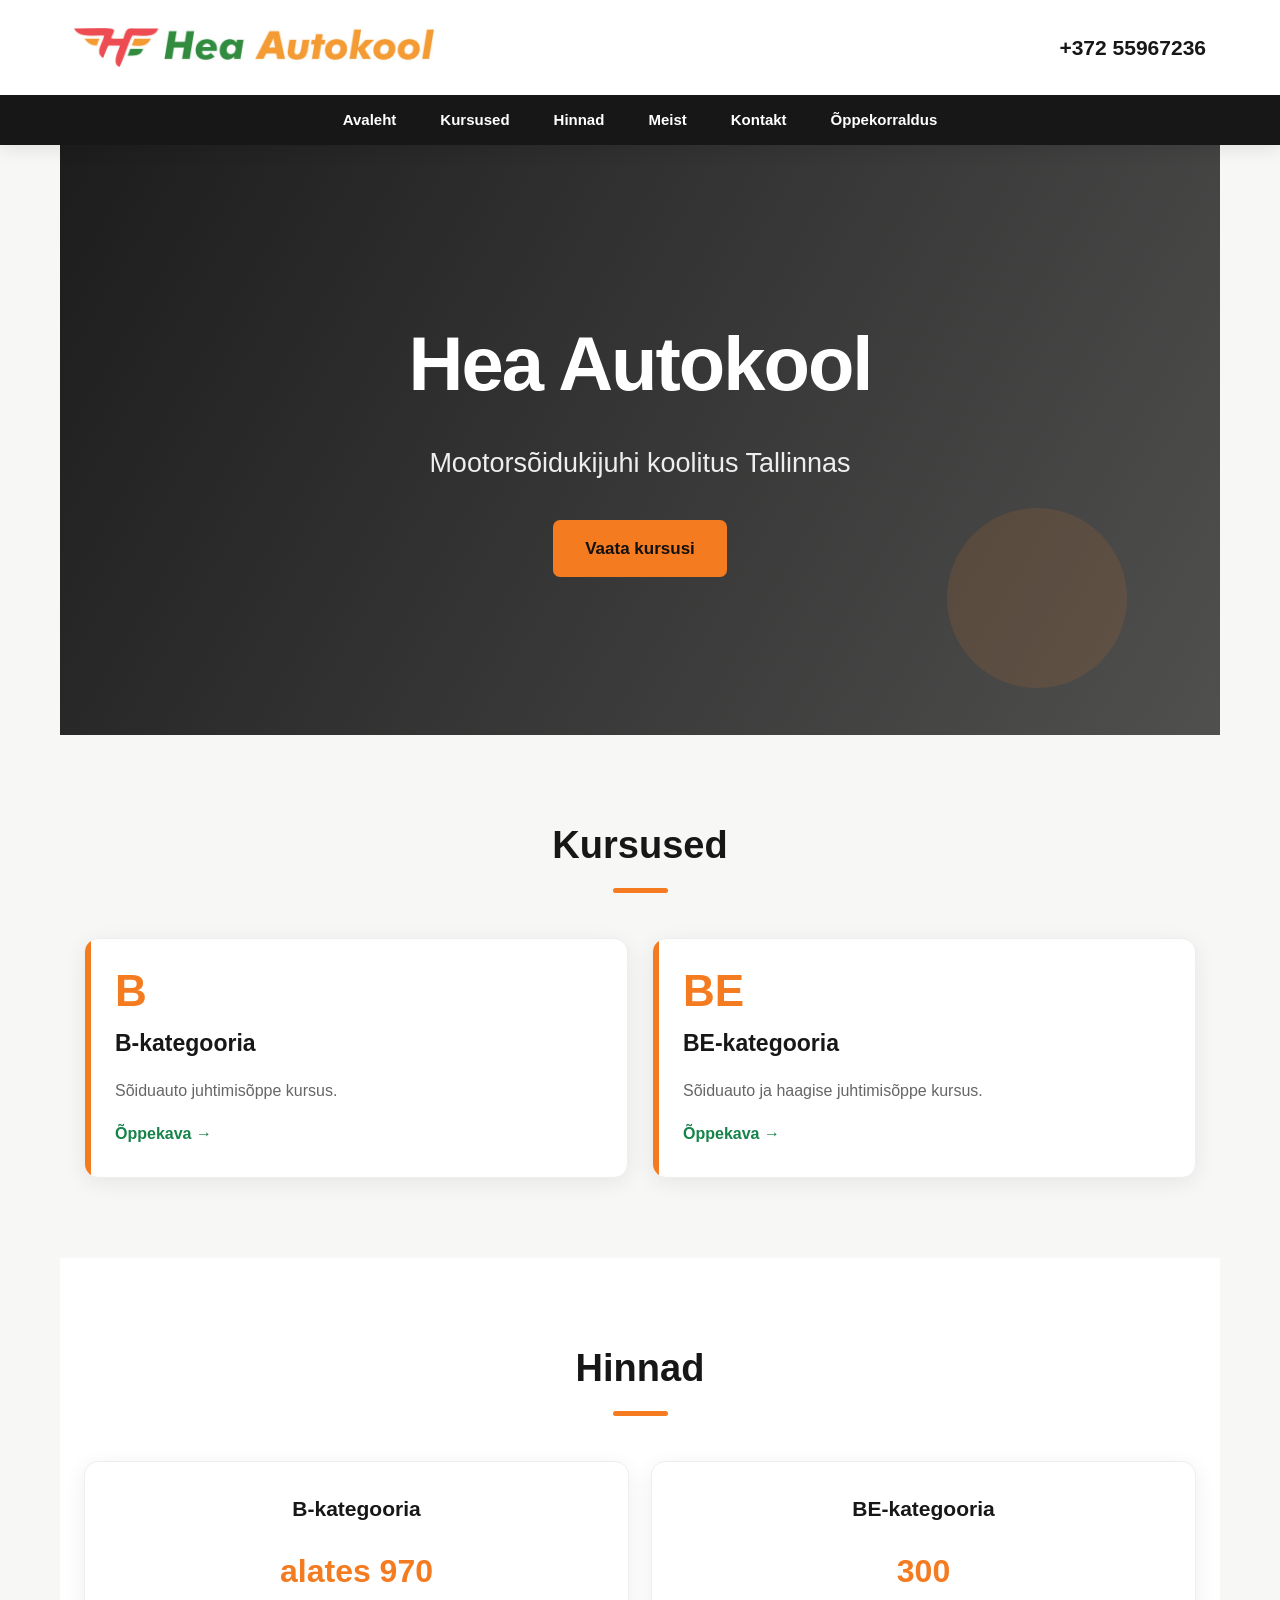
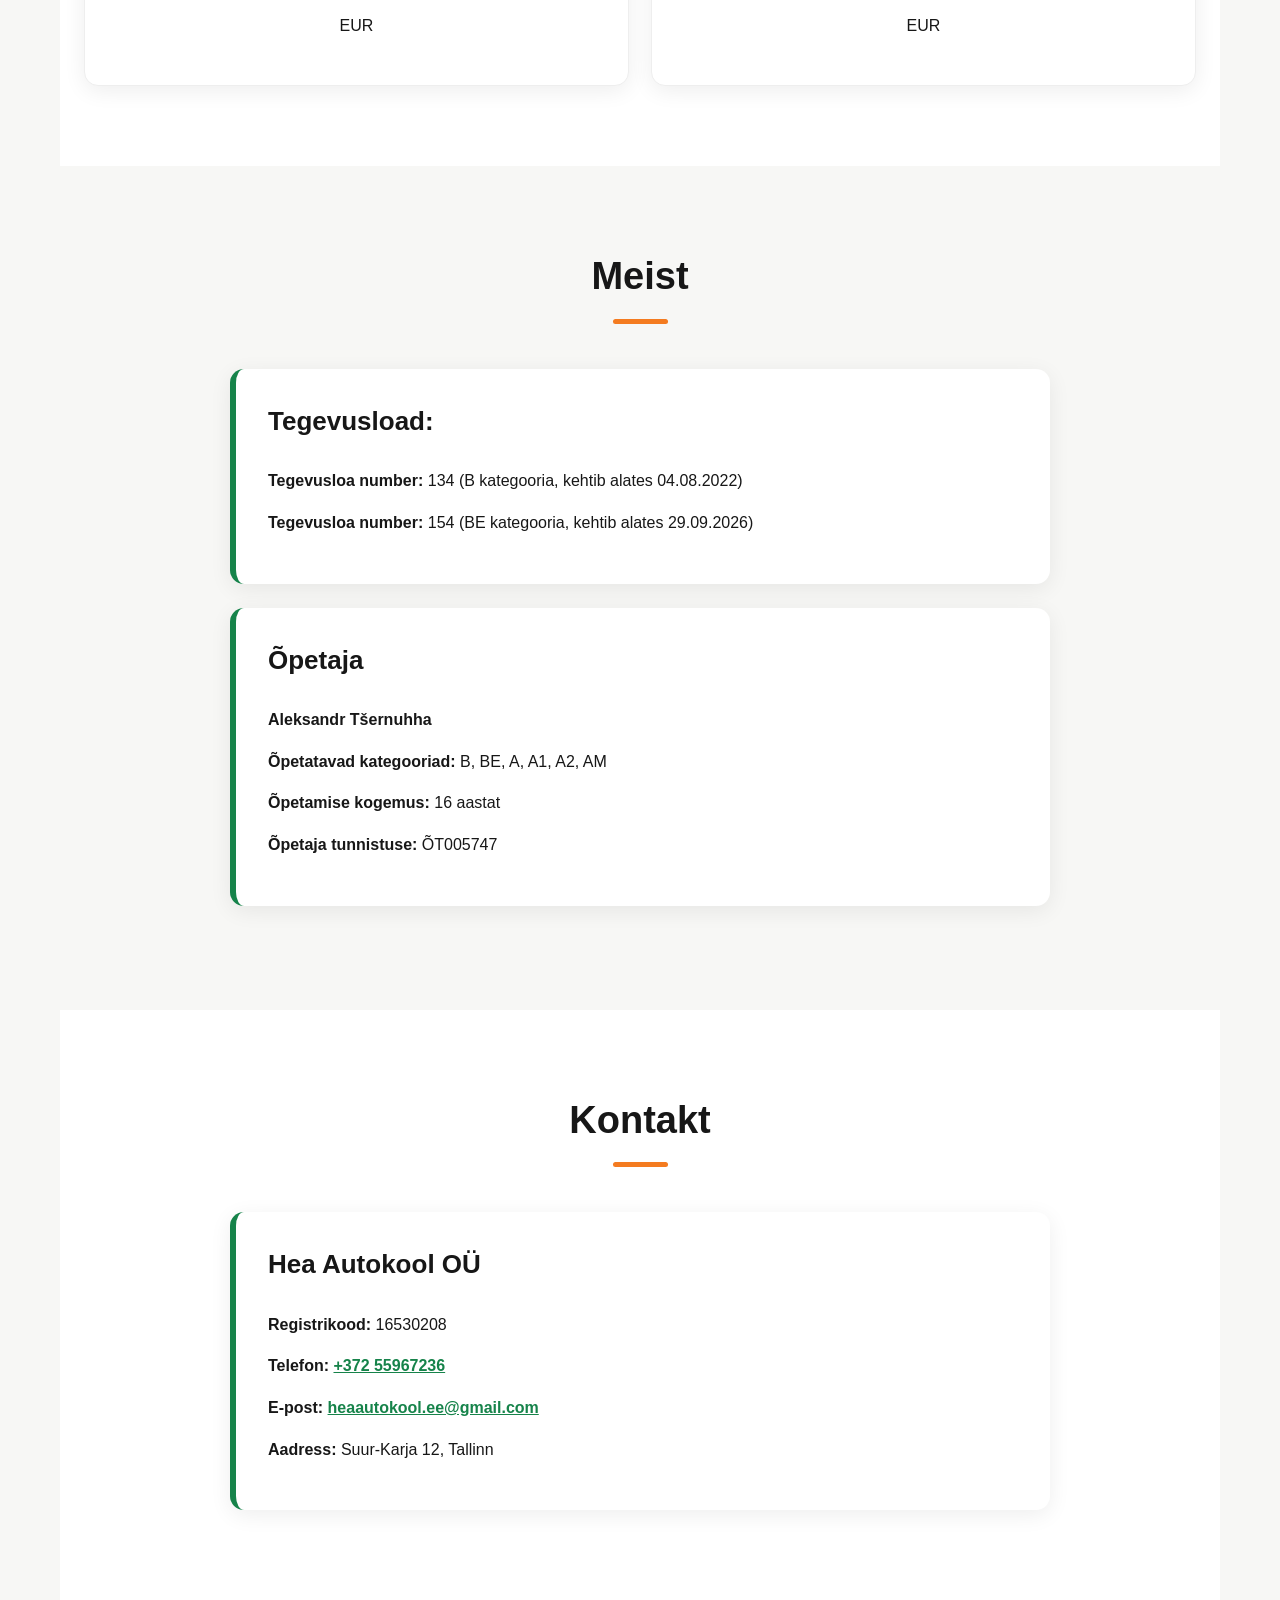
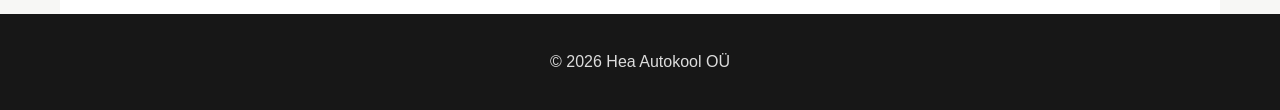
<file: index.html>
<!DOCTYPE html>
<html lang="et">
<head>
<meta charset="UTF-8">
<meta name="viewport" content="width=device-width, initial-scale=1.0">

<title>Hea Autokool – Autokool Tallinnas</title>

    <link rel="stylesheet" href="css/style.css">

</head>


<body>


<!-- ШАПКА -->

<header>

    <div class="header">

        <img
            class="logo"
            src="images/logo.jpeg"
            alt="Hea Autokool"
        >

        <a
            class="phone"
            href="tel:+37255967236"
        >
            +372 55967236
        </a>

    </div>


    <nav>

        <div class="nav">

            <a href="#avaleht">Avaleht</a>

            <a href="#kursused">Kursused</a>

            <a href="#hinnad">Hinnad</a>

            <a href="#meist">Meist</a>

            <a href="#kontakt">Kontakt</a>

            <a href="oppekorraldus.html">Õppekorraldus</a>

        </div>

    </nav>

</header>



<!-- ГЛАВНАЯ -->

<section id="avaleht" class="hero">

    <div>

        <h1>Hea Autokool</h1>

        <p>
            Mootorsõidukijuhi koolitus Tallinnas
        </p>

        <a
            class="button"
            href="#kursused"
        >
            Vaata kursusi
        </a>

    </div>

</section>



<!-- КУРСЫ -->

<section id="kursused">

    <h2>Kursused</h2>


    <div class="courses">


        <div class="course">

            <div class="category">B</div>

            <h3>B-kategooria</h3>

            <p>
                Sõiduauto juhtimisõppe kursus.
            </p>

            <a href="oppekavad/BEkava.pdf">
                Õppekava →
            </a>

        </div>


        <div class="course">

            <div class="category">BE</div>

            <h3>BE-kategooria</h3>

            <p>
                Sõiduauto ja haagise juhtimisõppe kursus.
            </p>

            <a href="oppekavad/BEkava.pdf">
                Õppekava →
            </a>

        </div>

<!--

        <div class="course">

            <div class="category">A</div>

            <h3>A-kategooria</h3>

            <p>
                Mootorratta juhtimisõppe kursus.
            </p>

            <a href="oppekavad/Akava.pdf">
                Õppekava →
            </a>

        </div>



        <div class="course">

            <div class="category">A1</div>

            <h3>A1-kategooria</h3>

            <p>
                A1-kategooria mootorratta juhtimisõppe kursus.
            </p>

            <a href="oppekavad/A1kava.pdf">
                Õppekava →
            </a>

        </div>



        <div class="course">

            <div class="category">A2</div>

            <h3>A2-kategooria</h3>

            <p>
                A2-kategooria mootorratta juhtimisõppe kursus.
            </p>

            <a href="oppekavad/A2kava.pdf">
                Õppekava →
            </a>

        </div>



        <div class="course">

            <div class="category">AM</div>

            <h3>AM-kategooria</h3>

            <p>
                Mopeedijuhi juhtimisõppe kursus.
            </p>

            <a href="oppekavad/AMkava.pdf">
                Õppekava →
            </a>

        </div>
-->

    </div>

</section>



<!-- ЦЕНЫ -->

<section id="hinnad">

    <h2>Hinnad</h2>


    <div class="prices">


        <div class="price">

            <h3>B-kategooria</h3>

            <div class="price-value">
                alates 970
            </div>

            <p>EUR</p>

        </div>



        <div class="price">

            <h3>BE-kategooria</h3>

            <div class="price-value">
                300
            </div>

            <p>EUR</p>

        </div>

<!--

        <div class="price">

            <h3>A-kategooria</h3>

            <div class="price-value">
                500
            </div>

            <p>EUR</p>

        </div>



        <div class="price">

            <h3>A1-kategooria</h3>

            <div class="price-value">
                500-570
            </div>

            <p>EUR</p>

        </div>



        <div class="price">

            <h3>A2-kategooria</h3>

            <div class="price-value">
                500-570
            </div>

            <p>EUR</p>

        </div>



        <div class="price">

            <h3>AM-kategooria</h3>

            <div class="price-value">
                570
            </div>

            <p>EUR</p>

        </div>

-->
    </div>

</section>



<!-- О НАС -->

<section id="meist">

    <h2>Meist</h2>


    <div class="info">


        <div class="box">

            <h3>Tegevusload:</h3>

            <p>
                <strong>Tegevusloa number:</strong>
                134 (B kategooria, kehtib alates 04.08.2022)
            </p>

            <p>
                <strong>Tegevusloa number:</strong>
                154 (BE kategooria, kehtib alates 29.09.2026)
            </p>

        </div>



        <div class="box">

            <h3>Õpetaja</h3>

            <p>
                <strong>Aleksandr Tšernuhha</strong>
            </p>

            <p>
                <strong>Õpetatavad kategooriad:</strong>
                B, BE, A, A1, A2, AM
            </p>

            <p>
                <strong>Õpetamise kogemus:</strong>
                16 aastat
            </p>

            <p>
                <strong>Õpetaja tunnistuse:</strong>
                ÕT005747
            </p>

        </div>


    </div>

</section>



<!-- КОНТАКТ -->

<section id="kontakt">

    <h2>Kontakt</h2>


    <div class="info">

        <div class="box">

            <h3>Hea Autokool OÜ</h3>

            <p>
                <strong>Registrikood:</strong>
                16530208
            </p>

            <p>
                <strong>Telefon:</strong>
                <a href="tel:+37255967236">
                    +372 55967236
                </a>
            </p>

            <p>
                <strong>E-post:</strong>
                <a href="mailto:heaautokool.ee@gmail.com">
                    heaautokool.ee@gmail.com
                </a>
            </p>

            <p>
                <strong>Aadress:</strong>
                Suur-Karja 12, Tallinn
            </p>

        </div>

    </div>

</section>



<footer>

    © 2026 Hea Autokool OÜ

</footer>


</body>
</html>
</file>
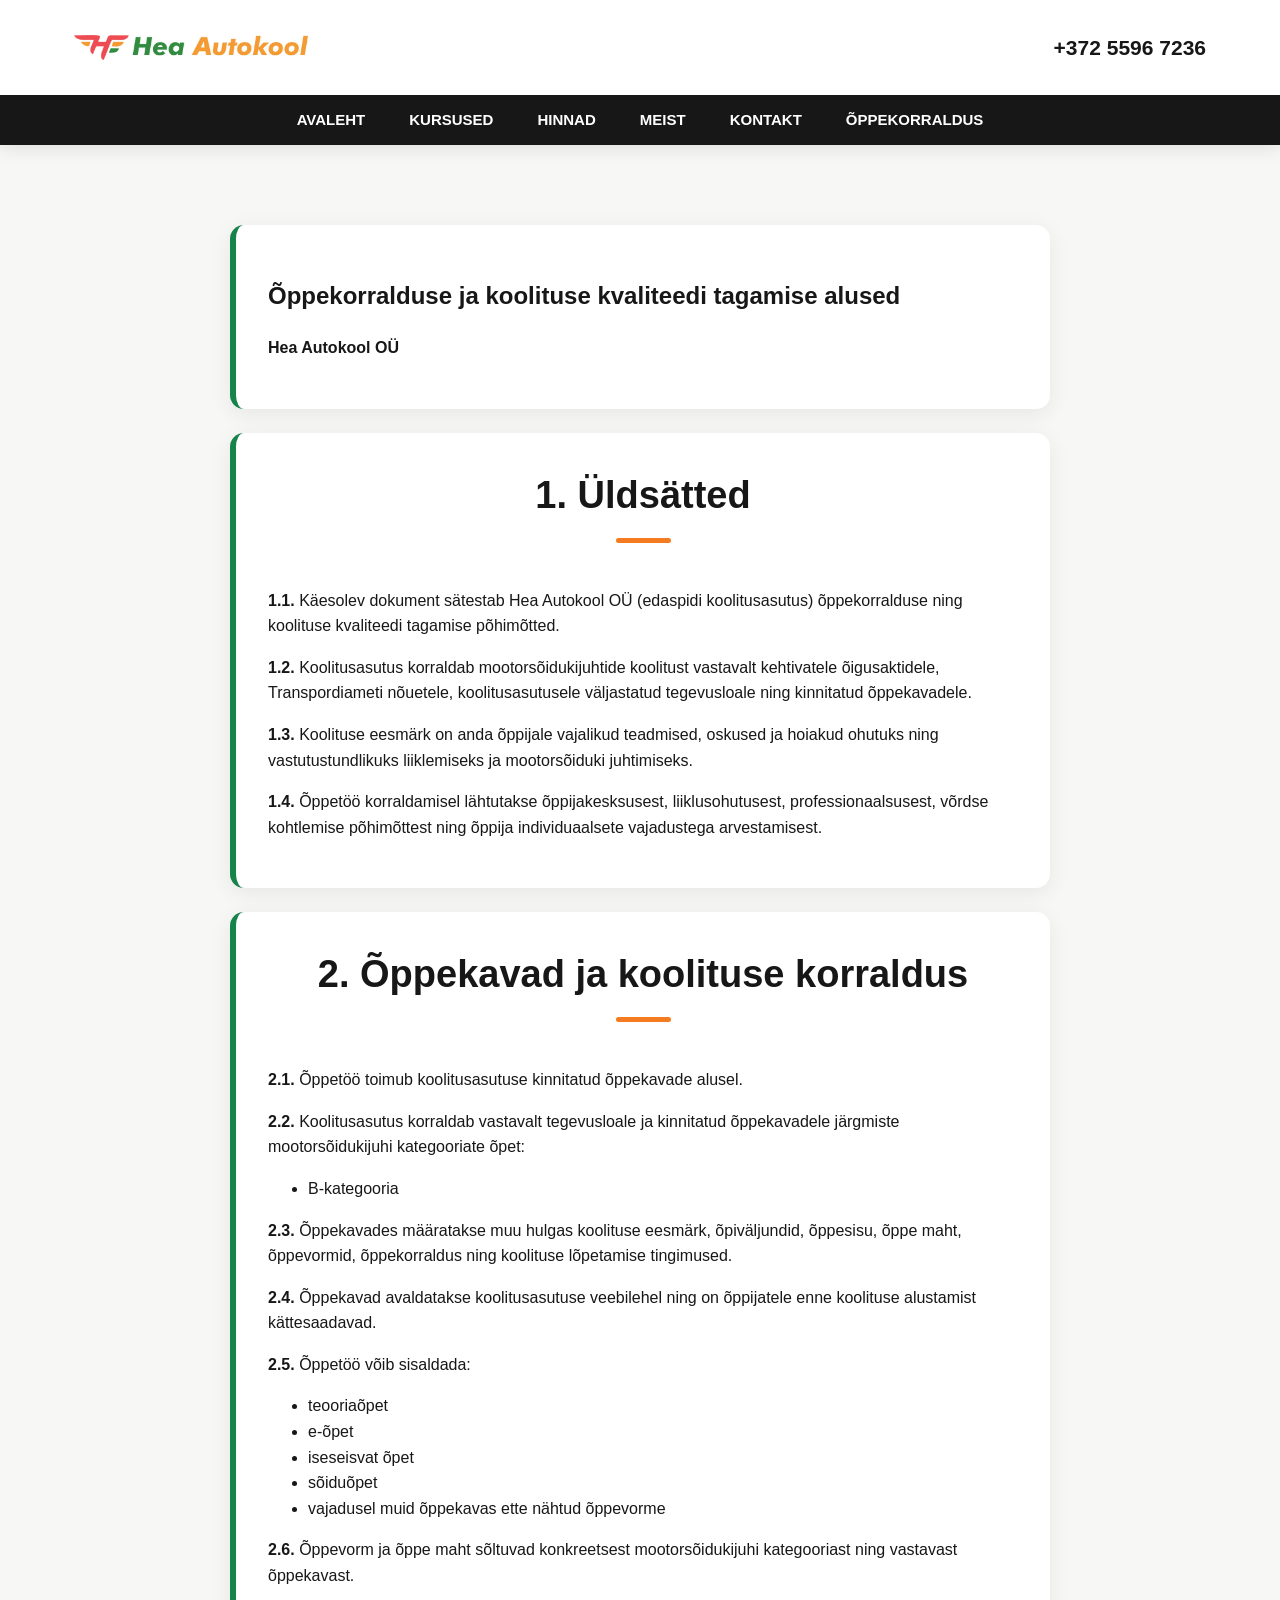
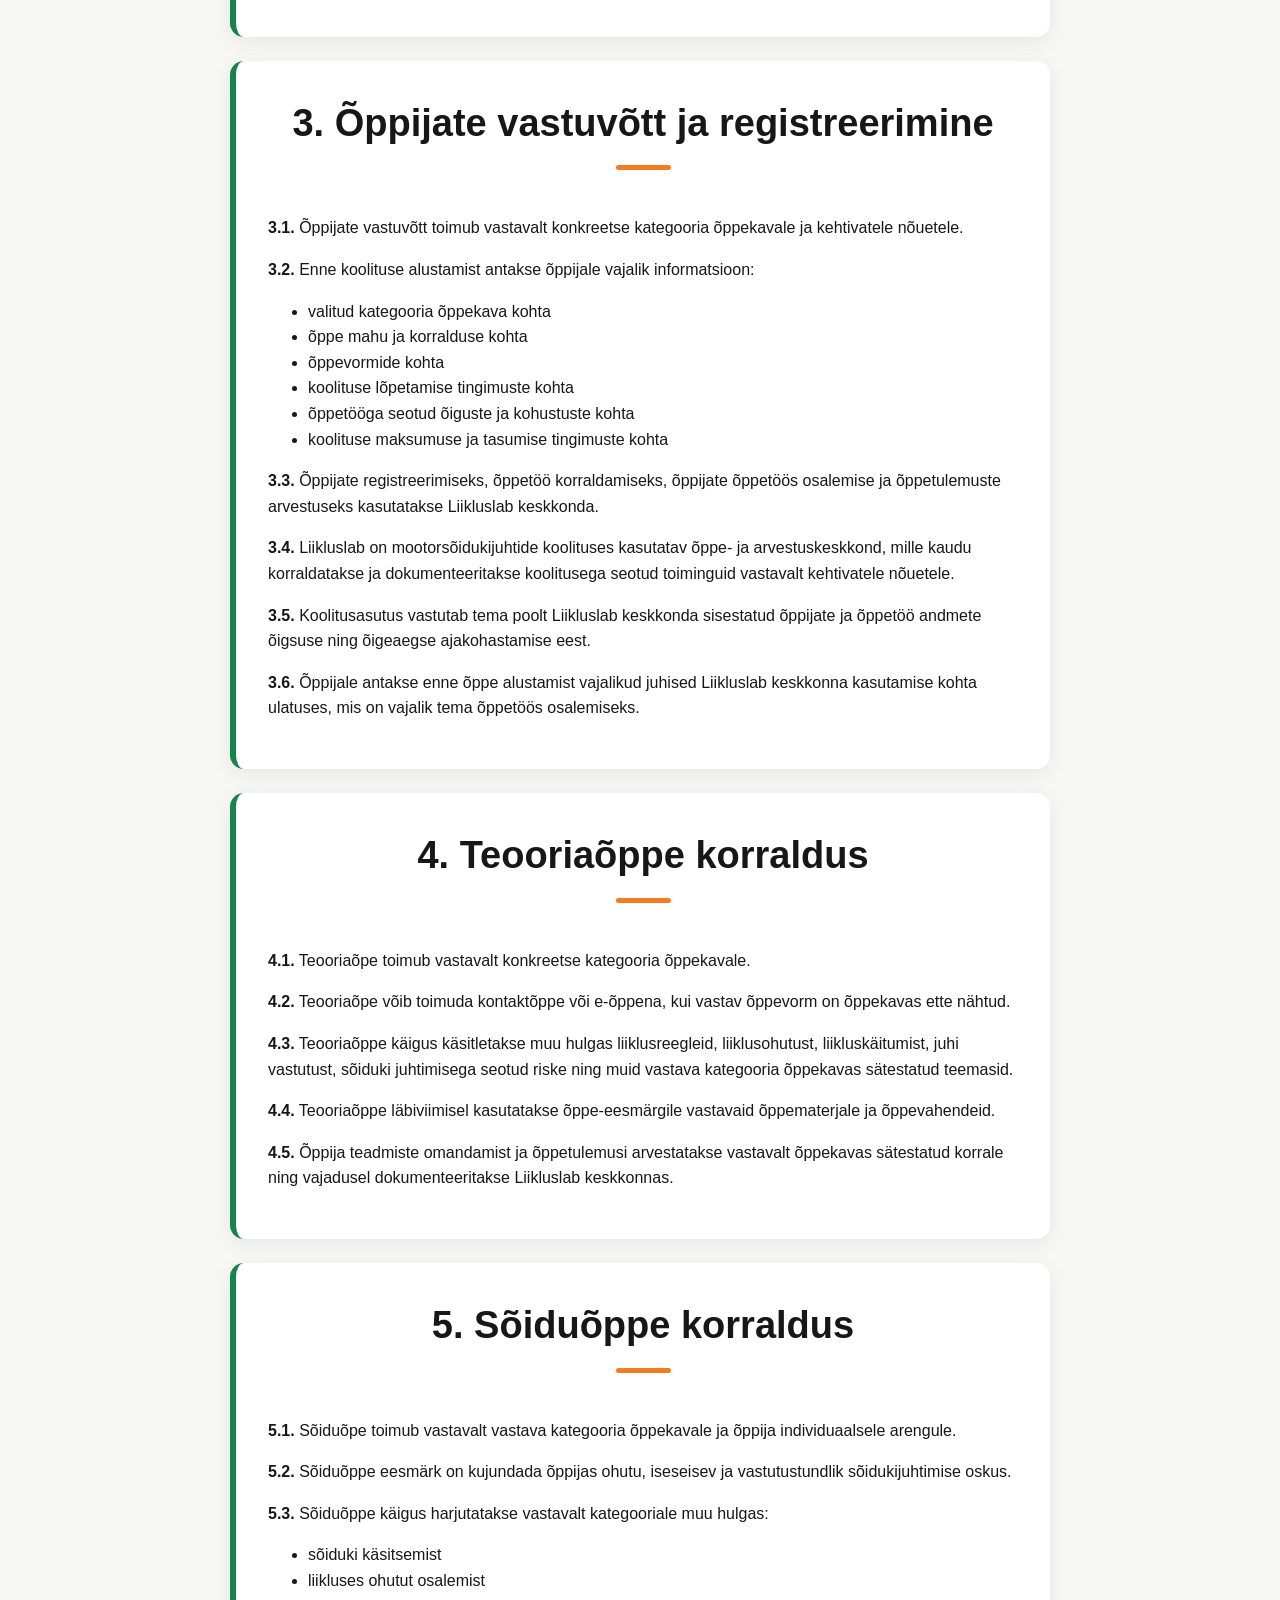
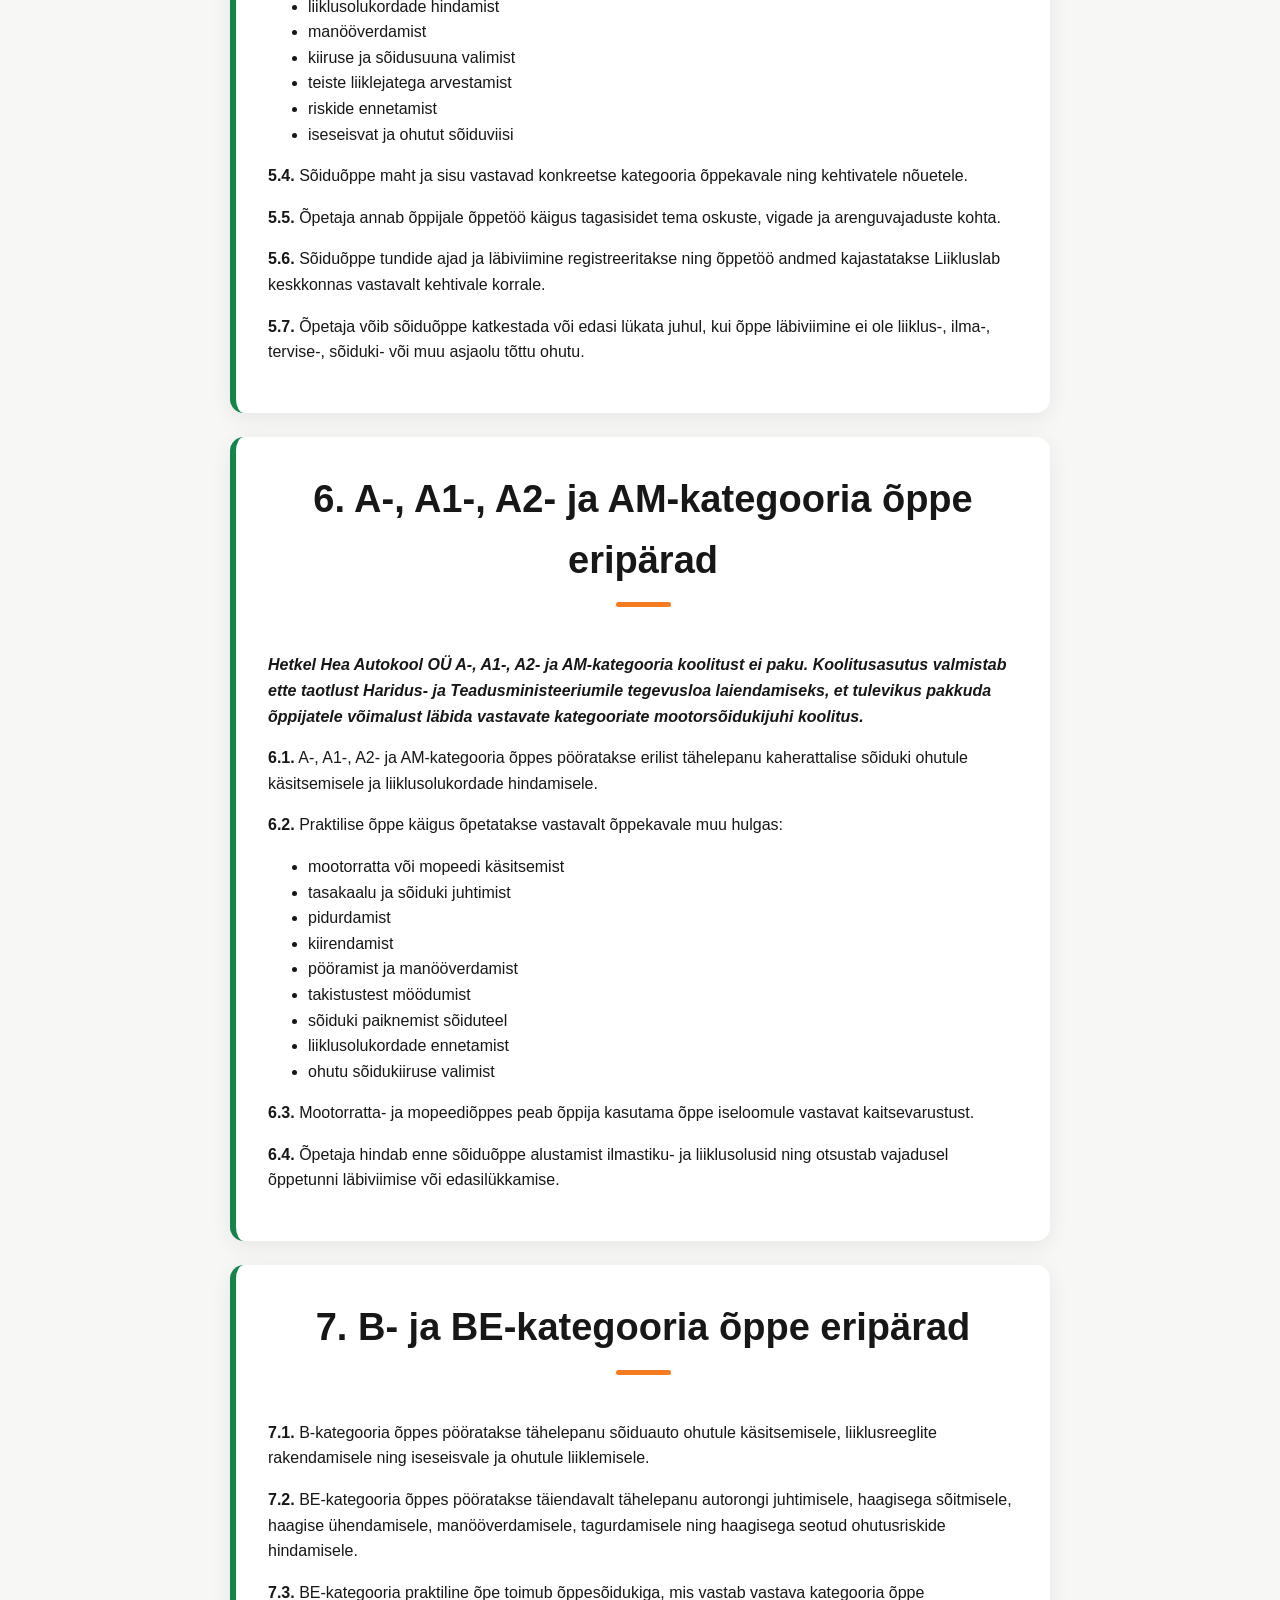
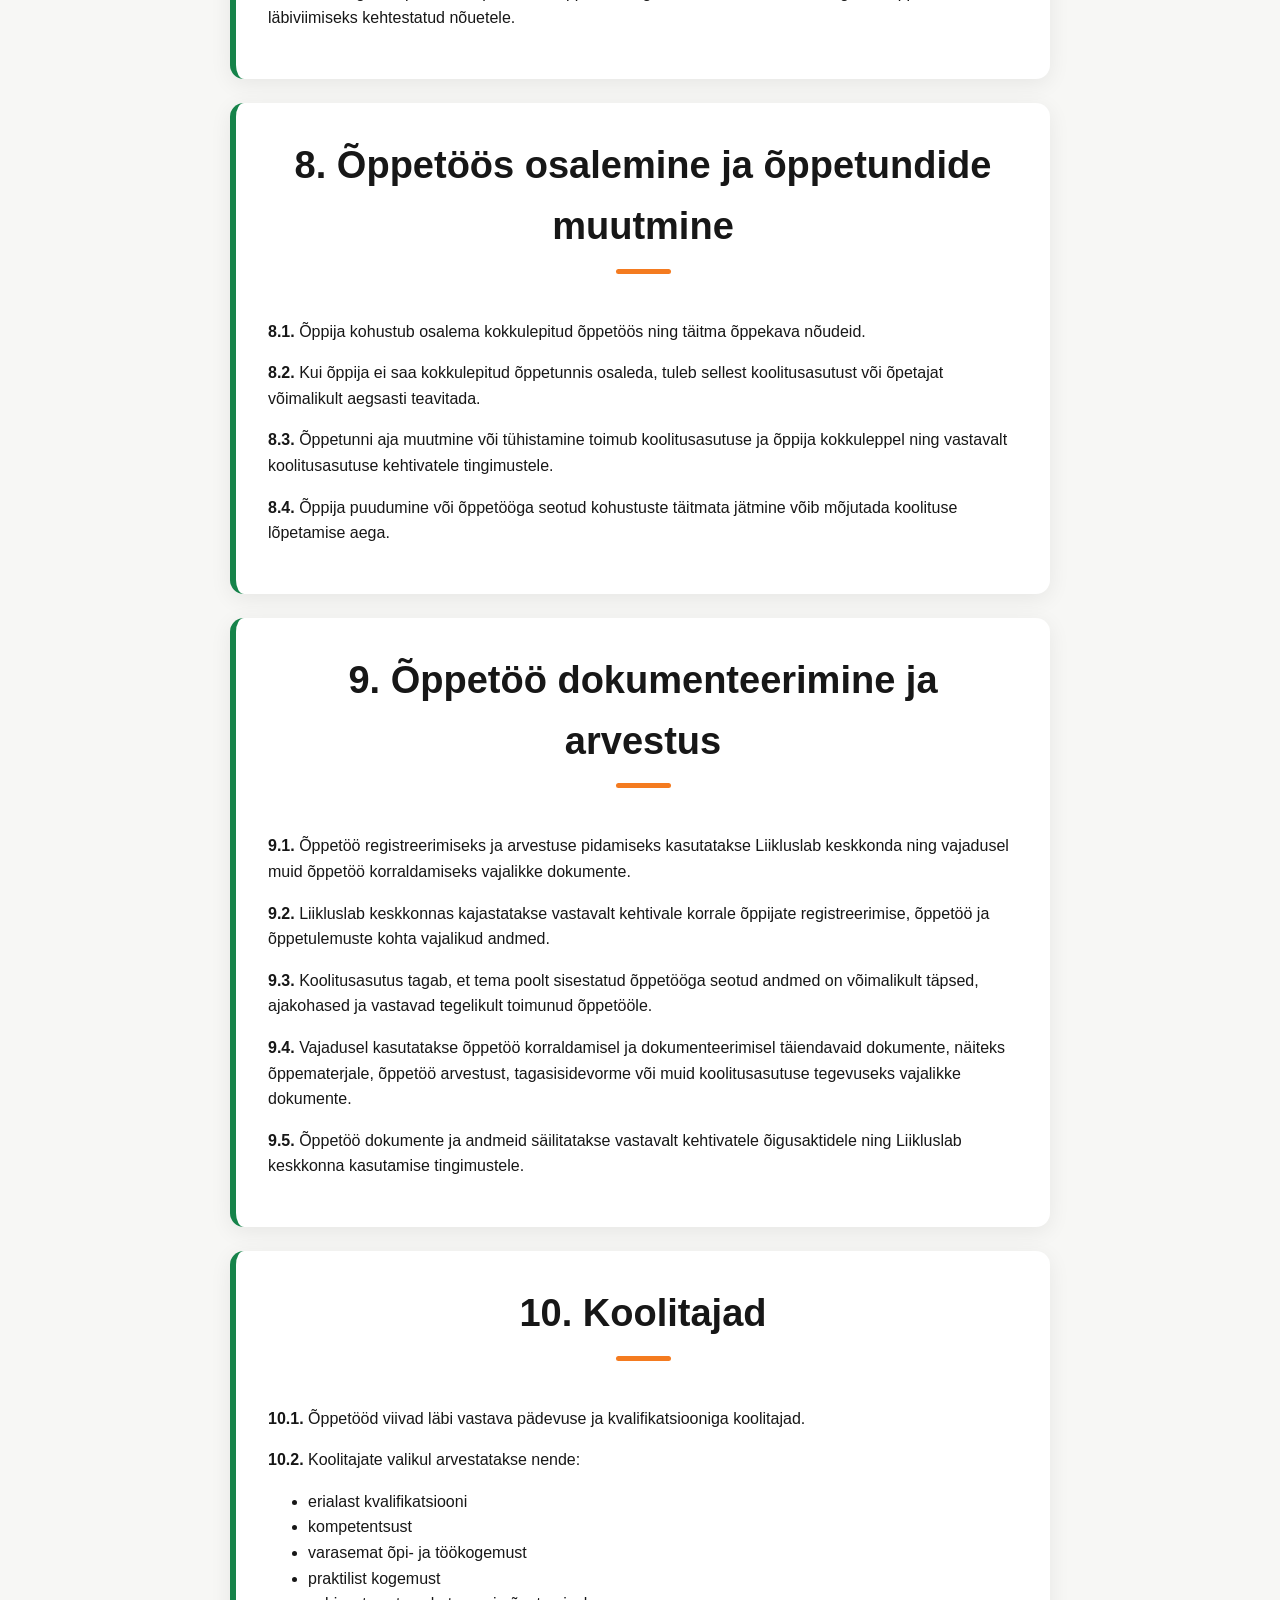
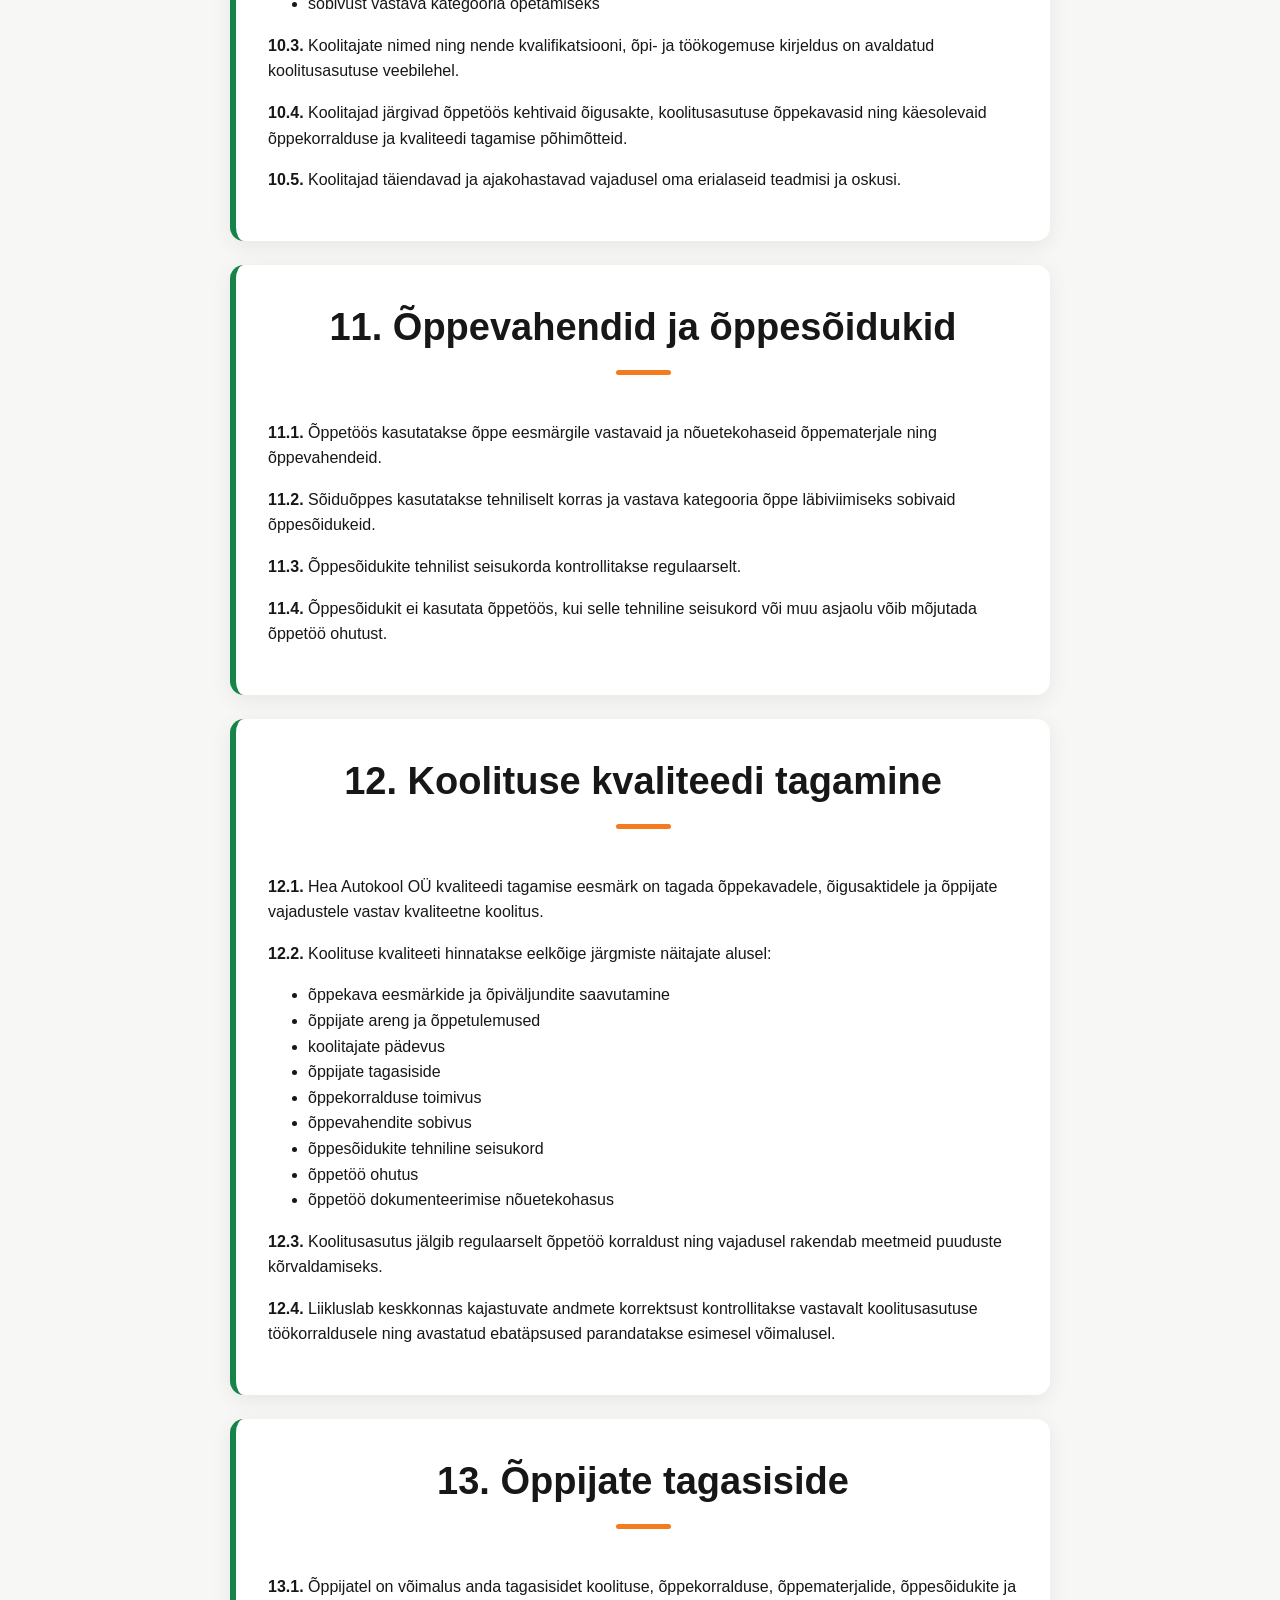
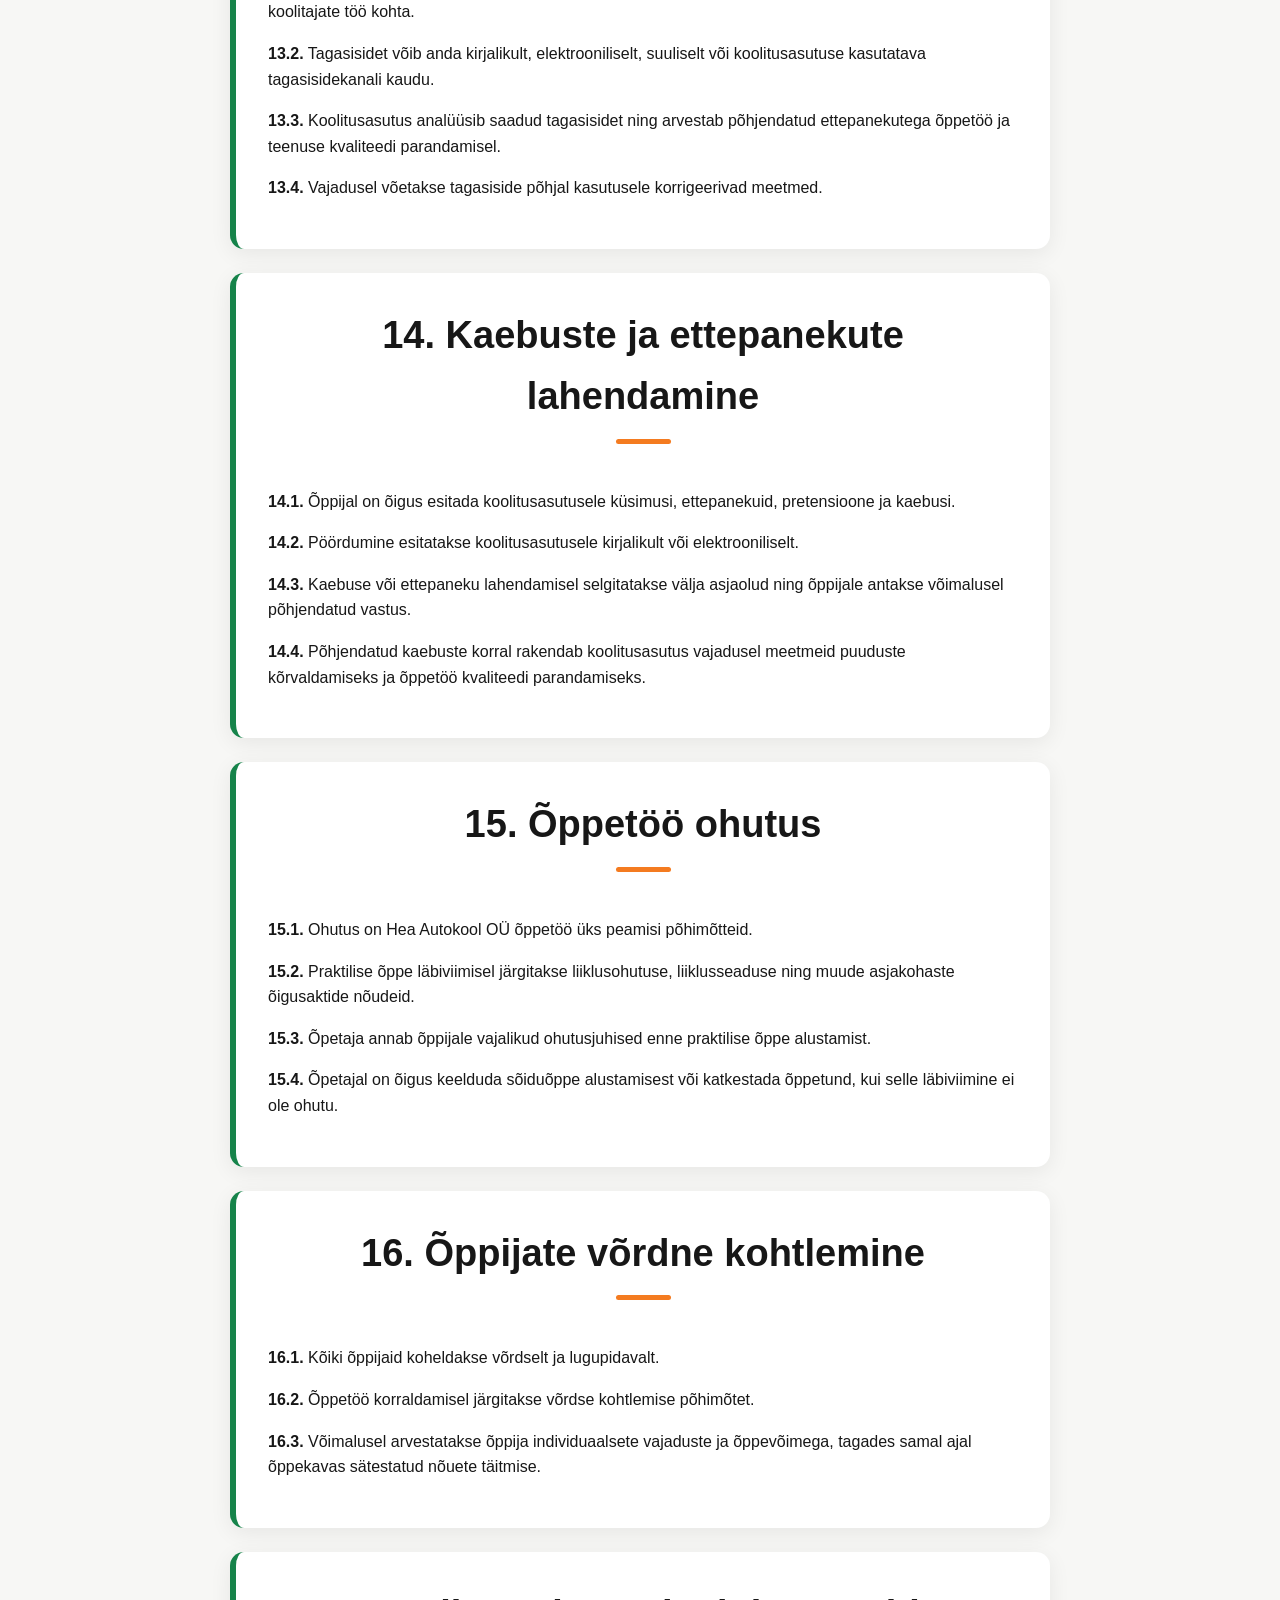
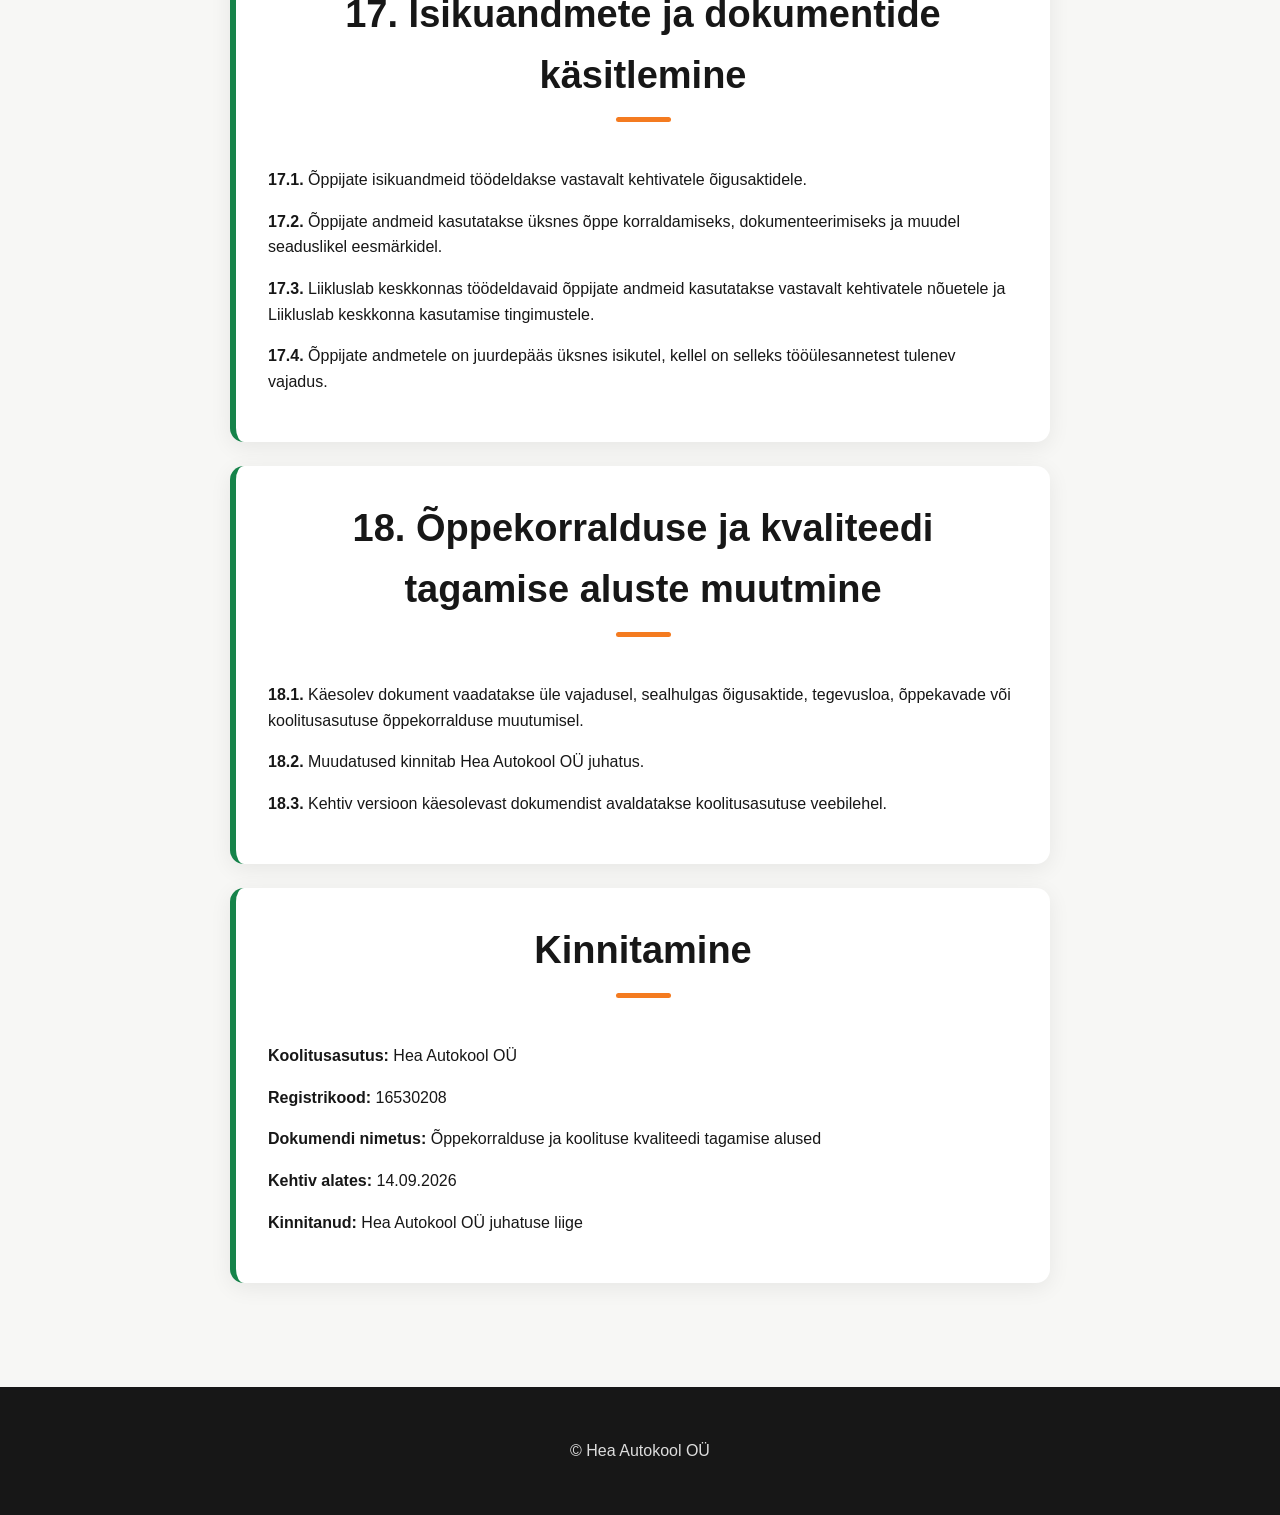
<file: oppekorraldus.html>
<!DOCTYPE html>
<html lang="et">

<head>
    <meta charset="UTF-8">

    <meta name="viewport"
          content="width=device-width, initial-scale=1.0">

    <title>Õppekorraldus ja koolituse kvaliteet – Hea Autokool</title>

    <link rel="stylesheet" href="css/style.css">
</head>

<body>

<header>

    <div class="header">

        <a href="index.html">
            <img
                class="logo"
                src="images/logo.jpeg"
                alt="Hea Autokool"
            >
        </a>

        <a
            class="phone"
            href="tel:+37255967236"
        >
            +372 5596 7236
        </a>

    </div>

    <nav>

        <div class="nav">

            <a href="index.html">AVALEHT</a>

            <a href="index.html#kursused">KURSUSED</a>

            <a href="index.html#hinnad">HINNAD</a>

            <a href="index.html#meist">MEIST</a>

            <a href="index.html#kontakt">KONTAKT</a>

            <a href="oppekorraldus.html">
                ÕPPEKORRALDUS
            </a>

        </div>

    </nav>

</header>


<main>

<section>

    <div class="info">

        <div class="box">

            <h1>
                Õppekorralduse ja koolituse
                kvaliteedi tagamise alused
            </h1>

            <p>
                <strong>Hea Autokool OÜ</strong>
            </p>

        </div>


        <div class="box">

            <h2>1. Üldsätted</h2>

            <p>
                <strong>1.1.</strong>
                Käesolev dokument sätestab Hea Autokool OÜ
                (edaspidi koolitusasutus) õppekorralduse ning
                koolituse kvaliteedi tagamise põhimõtted.
            </p>

            <p>
                <strong>1.2.</strong>
                Koolitusasutus korraldab mootorsõidukijuhtide
                koolitust vastavalt kehtivatele õigusaktidele,
                Transpordiameti nõuetele, koolitusasutusele
                väljastatud tegevusloale ning kinnitatud õppekavadele.
            </p>

            <p>
                <strong>1.3.</strong>
                Koolituse eesmärk on anda õppijale vajalikud
                teadmised, oskused ja hoiakud ohutuks ning
                vastutustundlikuks liiklemiseks ja mootorsõiduki
                juhtimiseks.
            </p>

            <p>
                <strong>1.4.</strong>
                Õppetöö korraldamisel lähtutakse õppijakesksusest,
                liiklusohutusest, professionaalsusest, võrdse
                kohtlemise põhimõttest ning õppija individuaalsete
                vajadustega arvestamisest.
            </p>

        </div>


        <div class="box">

            <h2>2. Õppekavad ja koolituse korraldus</h2>

            <p><strong>2.1.</strong> Õppetöö toimub koolitusasutuse kinnitatud õppekavade alusel.</p>

            <p>
                <strong>2.2.</strong>
                Koolitusasutus korraldab vastavalt tegevusloale
                ja kinnitatud õppekavadele järgmiste mootorsõidukijuhi
                kategooriate õpet:
            </p>

            <ul>
                <li>B-kategooria</li><!--
                <li>BE-kategooria</li>
                <li>A-kategooria</li>
                <li>A1-kategooria</li>
                <li>A2-kategooria</li>
                <li>AM-kategooria</li>-->
            </ul>

            <p>
                <strong>2.3.</strong>
                Õppekavades määratakse muu hulgas koolituse eesmärk,
                õpiväljundid, õppesisu, õppe maht, õppevormid,
                õppekorraldus ning koolituse lõpetamise tingimused.
            </p>

            <p>
                <strong>2.4.</strong>
                Õppekavad avaldatakse koolitusasutuse veebilehel
                ning on õppijatele enne koolituse alustamist kättesaadavad.
            </p>

            <p><strong>2.5.</strong> Õppetöö võib sisaldada:</p>

            <ul>
                <li>teooriaõpet</li>
                <li>e-õpet</li>
                <li>iseseisvat õpet</li>
                <li>sõiduõpet</li>
                <li>vajadusel muid õppekavas ette nähtud õppevorme</li>
            </ul>

            <p>
                <strong>2.6.</strong>
                Õppevorm ja õppe maht sõltuvad konkreetsest
                mootorsõidukijuhi kategooriast ning vastavast õppekavast.
            </p>

        </div>


        <div class="box">

            <h2>3. Õppijate vastuvõtt ja registreerimine</h2>

            <p><strong>3.1.</strong> Õppijate vastuvõtt toimub vastavalt konkreetse kategooria õppekavale ja kehtivatele nõuetele.</p>

            <p><strong>3.2.</strong> Enne koolituse alustamist antakse õppijale vajalik informatsioon:</p>

            <ul>
                <li>valitud kategooria õppekava kohta</li>
                <li>õppe mahu ja korralduse kohta</li>
                <li>õppevormide kohta</li>
                <li>koolituse lõpetamise tingimuste kohta</li>
                <li>õppetööga seotud õiguste ja kohustuste kohta</li>
                <li>koolituse maksumuse ja tasumise tingimuste kohta</li>
            </ul>

            <p>
                <strong>3.3.</strong>
                Õppijate registreerimiseks, õppetöö korraldamiseks,
                õppijate õppetöös osalemise ja õppetulemuste arvestuseks
                kasutatakse Liikluslab keskkonda.
            </p>

            <p>
                <strong>3.4.</strong>
                Liikluslab on mootorsõidukijuhtide koolituses kasutatav
                õppe- ja arvestuskeskkond, mille kaudu korraldatakse ja
                dokumenteeritakse koolitusega seotud toiminguid vastavalt
                kehtivatele nõuetele.
            </p>

            <p>
                <strong>3.5.</strong>
                Koolitusasutus vastutab tema poolt Liikluslab keskkonda
                sisestatud õppijate ja õppetöö andmete õigsuse ning
                õigeaegse ajakohastamise eest.
            </p>

            <p>
                <strong>3.6.</strong>
                Õppijale antakse enne õppe alustamist vajalikud juhised
                Liikluslab keskkonna kasutamise kohta ulatuses, mis on
                vajalik tema õppetöös osalemiseks.
            </p>

        </div>


        <div class="box">

            <h2>4. Teooriaõppe korraldus</h2>

            <p><strong>4.1.</strong> Teooriaõpe toimub vastavalt konkreetse kategooria õppekavale.</p>

            <p><strong>4.2.</strong> Teooriaõpe võib toimuda kontaktõppe või e-õppena, kui vastav õppevorm on õppekavas ette nähtud.</p>

            <p><strong>4.3.</strong> Teooriaõppe käigus käsitletakse muu hulgas liiklusreegleid, liiklusohutust, liikluskäitumist, juhi vastutust, sõiduki juhtimisega seotud riske ning muid vastava kategooria õppekavas sätestatud teemasid.</p>

            <p><strong>4.4.</strong> Teooriaõppe läbiviimisel kasutatakse õppe-eesmärgile vastavaid õppematerjale ja õppevahendeid.</p>

            <p><strong>4.5.</strong> Õppija teadmiste omandamist ja õppetulemusi arvestatakse vastavalt õppekavas sätestatud korrale ning vajadusel dokumenteeritakse Liikluslab keskkonnas.</p>

        </div>


        <div class="box">

            <h2>5. Sõiduõppe korraldus</h2>

            <p><strong>5.1.</strong> Sõiduõpe toimub vastavalt vastava kategooria õppekavale ja õppija individuaalsele arengule.</p>

            <p><strong>5.2.</strong> Sõiduõppe eesmärk on kujundada õppijas ohutu, iseseisev ja vastutustundlik sõidukijuhtimise oskus.</p>

            <p><strong>5.3.</strong> Sõiduõppe käigus harjutatakse vastavalt kategooriale muu hulgas:</p>

            <ul>
                <li>sõiduki käsitsemist</li>
                <li>liikluses ohutut osalemist</li>
                <li>liiklusolukordade hindamist</li>
                <li>manööverdamist</li>
                <li>kiiruse ja sõidusuuna valimist</li>
                <li>teiste liiklejatega arvestamist</li>
                <li>riskide ennetamist</li>
                <li>iseseisvat ja ohutut sõiduviisi</li>
            </ul>

            <p><strong>5.4.</strong> Sõiduõppe maht ja sisu vastavad konkreetse kategooria õppekavale ning kehtivatele nõuetele.</p>

            <p><strong>5.5.</strong> Õpetaja annab õppijale õppetöö käigus tagasisidet tema oskuste, vigade ja arenguvajaduste kohta.</p>

            <p><strong>5.6.</strong> Sõiduõppe tundide ajad ja läbiviimine registreeritakse ning õppetöö andmed kajastatakse Liikluslab keskkonnas vastavalt kehtivale korrale.</p>

            <p><strong>5.7.</strong> Õpetaja võib sõiduõppe katkestada või edasi lükata juhul, kui õppe läbiviimine ei ole liiklus-, ilma-, tervise-, sõiduki- või muu asjaolu tõttu ohutu.</p>

        </div>


        <div class="box">

            <h2>6. A-, A1-, A2- ja AM-kategooria õppe eripärad</h2>
    <p>
        <strong><em>
            Hetkel Hea Autokool OÜ A-, A1-, A2- ja AM-kategooria
            koolitust ei paku. Koolitusasutus valmistab ette taotlust
            Haridus- ja Teadusministeeriumile tegevusloa laiendamiseks,
            et tulevikus pakkuda õppijatele võimalust läbida vastavate
            kategooriate mootorsõidukijuhi koolitus.
        </em></strong>
    </p>
            <p><strong>6.1.</strong> A-, A1-, A2- ja AM-kategooria õppes pööratakse erilist tähelepanu kaherattalise sõiduki ohutule käsitsemisele ja liiklusolukordade hindamisele.</p>

            <p><strong>6.2.</strong> Praktilise õppe käigus õpetatakse vastavalt õppekavale muu hulgas:</p>

            <ul>
                <li>mootorratta või mopeedi käsitsemist</li>
                <li>tasakaalu ja sõiduki juhtimist</li>
                <li>pidurdamist</li>
                <li>kiirendamist</li>
                <li>pööramist ja manööverdamist</li>
                <li>takistustest möödumist</li>
                <li>sõiduki paiknemist sõiduteel</li>
                <li>liiklusolukordade ennetamist</li>
                <li>ohutu sõidukiiruse valimist</li>
            </ul>

            <p><strong>6.3.</strong> Mootorratta- ja mopeediõppes peab õppija kasutama õppe iseloomule vastavat kaitsevarustust.</p>

            <p><strong>6.4.</strong> Õpetaja hindab enne sõiduõppe alustamist ilmastiku- ja liiklusolusid ning otsustab vajadusel õppetunni läbiviimise või edasilükkamise.</p>

        </div>


        <div class="box">

            <h2>7. B- ja BE-kategooria õppe eripärad</h2>

            <p><strong>7.1.</strong> B-kategooria õppes pööratakse tähelepanu sõiduauto ohutule käsitsemisele, liiklusreeglite rakendamisele ning iseseisvale ja ohutule liiklemisele.</p>

            <p><strong>7.2.</strong> BE-kategooria õppes pööratakse täiendavalt tähelepanu autorongi juhtimisele, haagisega sõitmisele, haagise ühendamisele, manööverdamisele, tagurdamisele ning haagisega seotud ohutusriskide hindamisele.</p>

            <p><strong>7.3.</strong> BE-kategooria praktiline õpe toimub õppesõidukiga, mis vastab vastava kategooria õppe läbiviimiseks kehtestatud nõuetele.</p>

        </div>


        <div class="box">

            <h2>8. Õppetöös osalemine ja õppetundide muutmine</h2>

            <p><strong>8.1.</strong> Õppija kohustub osalema kokkulepitud õppetöös ning täitma õppekava nõudeid.</p>

            <p><strong>8.2.</strong> Kui õppija ei saa kokkulepitud õppetunnis osaleda, tuleb sellest koolitusasutust või õpetajat võimalikult aegsasti teavitada.</p>

            <p><strong>8.3.</strong> Õppetunni aja muutmine või tühistamine toimub koolitusasutuse ja õppija kokkuleppel ning vastavalt koolitusasutuse kehtivatele tingimustele.</p>

            <p><strong>8.4.</strong> Õppija puudumine või õppetööga seotud kohustuste täitmata jätmine võib mõjutada koolituse lõpetamise aega.</p>

        </div>


        <div class="box">

            <h2>9. Õppetöö dokumenteerimine ja arvestus</h2>

            <p><strong>9.1.</strong> Õppetöö registreerimiseks ja arvestuse pidamiseks kasutatakse Liikluslab keskkonda ning vajadusel muid õppetöö korraldamiseks vajalikke dokumente.</p>

            <p><strong>9.2.</strong> Liikluslab keskkonnas kajastatakse vastavalt kehtivale korrale õppijate registreerimise, õppetöö ja õppetulemuste kohta vajalikud andmed.</p>

            <p><strong>9.3.</strong> Koolitusasutus tagab, et tema poolt sisestatud õppetööga seotud andmed on võimalikult täpsed, ajakohased ja vastavad tegelikult toimunud õppetööle.</p>

            <p><strong>9.4.</strong> Vajadusel kasutatakse õppetöö korraldamisel ja dokumenteerimisel täiendavaid dokumente, näiteks õppematerjale, õppetöö arvestust, tagasisidevorme või muid koolitusasutuse tegevuseks vajalikke dokumente.</p>

            <p><strong>9.5.</strong> Õppetöö dokumente ja andmeid säilitatakse vastavalt kehtivatele õigusaktidele ning Liikluslab keskkonna kasutamise tingimustele.</p>

        </div>


        <div class="box">

            <h2>10. Koolitajad</h2>

            <p><strong>10.1.</strong> Õppetööd viivad läbi vastava pädevuse ja kvalifikatsiooniga koolitajad.</p>

            <p><strong>10.2.</strong> Koolitajate valikul arvestatakse nende:</p>

            <ul>
                <li>erialast kvalifikatsiooni</li>
                <li>kompetentsust</li>
                <li>varasemat õpi- ja töökogemust</li>
                <li>praktilist kogemust</li>
                <li>sobivust vastava kategooria õpetamiseks</li>
            </ul>

            <p><strong>10.3.</strong> Koolitajate nimed ning nende kvalifikatsiooni, õpi- ja töökogemuse kirjeldus on avaldatud koolitusasutuse veebilehel.</p>

            <p><strong>10.4.</strong> Koolitajad järgivad õppetöös kehtivaid õigusakte, koolitusasutuse õppekavasid ning käesolevaid õppekorralduse ja kvaliteedi tagamise põhimõtteid.</p>

            <p><strong>10.5.</strong> Koolitajad täiendavad ja ajakohastavad vajadusel oma erialaseid teadmisi ja oskusi.</p>

        </div>


        <div class="box">

            <h2>11. Õppevahendid ja õppesõidukid</h2>

            <p><strong>11.1.</strong> Õppetöös kasutatakse õppe eesmärgile vastavaid ja nõuetekohaseid õppematerjale ning õppevahendeid.</p>

            <p><strong>11.2.</strong> Sõiduõppes kasutatakse tehniliselt korras ja vastava kategooria õppe läbiviimiseks sobivaid õppesõidukeid.</p>

            <p><strong>11.3.</strong> Õppesõidukite tehnilist seisukorda kontrollitakse regulaarselt.</p>

            <p><strong>11.4.</strong> Õppesõidukit ei kasutata õppetöös, kui selle tehniline seisukord või muu asjaolu võib mõjutada õppetöö ohutust.</p>

        </div>


        <div class="box">

            <h2>12. Koolituse kvaliteedi tagamine</h2>

            <p><strong>12.1.</strong> Hea Autokool OÜ kvaliteedi tagamise eesmärk on tagada õppekavadele, õigusaktidele ja õppijate vajadustele vastav kvaliteetne koolitus.</p>

            <p><strong>12.2.</strong> Koolituse kvaliteeti hinnatakse eelkõige järgmiste näitajate alusel:</p>

            <ul>
                <li>õppekava eesmärkide ja õpiväljundite saavutamine</li>
                <li>õppijate areng ja õppetulemused</li>
                <li>koolitajate pädevus</li>
                <li>õppijate tagasiside</li>
                <li>õppekorralduse toimivus</li>
                <li>õppevahendite sobivus</li>
                <li>õppesõidukite tehniline seisukord</li>
                <li>õppetöö ohutus</li>
                <li>õppetöö dokumenteerimise nõuetekohasus</li>
            </ul>

            <p><strong>12.3.</strong> Koolitusasutus jälgib regulaarselt õppetöö korraldust ning vajadusel rakendab meetmeid puuduste kõrvaldamiseks.</p>

            <p><strong>12.4.</strong> Liikluslab keskkonnas kajastuvate andmete korrektsust kontrollitakse vastavalt koolitusasutuse töökorraldusele ning avastatud ebatäpsused parandatakse esimesel võimalusel.</p>

        </div>


        <div class="box">

            <h2>13. Õppijate tagasiside</h2>

            <p><strong>13.1.</strong> Õppijatel on võimalus anda tagasisidet koolituse, õppekorralduse, õppematerjalide, õppesõidukite ja koolitajate töö kohta.</p>

            <p><strong>13.2.</strong> Tagasisidet võib anda kirjalikult, elektrooniliselt, suuliselt või koolitusasutuse kasutatava tagasisidekanali kaudu.</p>

            <p><strong>13.3.</strong> Koolitusasutus analüüsib saadud tagasisidet ning arvestab põhjendatud ettepanekutega õppetöö ja teenuse kvaliteedi parandamisel.</p>

            <p><strong>13.4.</strong> Vajadusel võetakse tagasiside põhjal kasutusele korrigeerivad meetmed.</p>

        </div>


        <div class="box">

            <h2>14. Kaebuste ja ettepanekute lahendamine</h2>

            <p><strong>14.1.</strong> Õppijal on õigus esitada koolitusasutusele küsimusi, ettepanekuid, pretensioone ja kaebusi.</p>

            <p><strong>14.2.</strong> Pöördumine esitatakse koolitusasutusele kirjalikult või elektrooniliselt.</p>

            <p><strong>14.3.</strong> Kaebuse või ettepaneku lahendamisel selgitatakse välja asjaolud ning õppijale antakse võimalusel põhjendatud vastus.</p>

            <p><strong>14.4.</strong> Põhjendatud kaebuste korral rakendab koolitusasutus vajadusel meetmeid puuduste kõrvaldamiseks ja õppetöö kvaliteedi parandamiseks.</p>

        </div>


        <div class="box">

            <h2>15. Õppetöö ohutus</h2>

            <p><strong>15.1.</strong> Ohutus on Hea Autokool OÜ õppetöö üks peamisi põhimõtteid.</p>

            <p><strong>15.2.</strong> Praktilise õppe läbiviimisel järgitakse liiklusohutuse, liiklusseaduse ning muude asjakohaste õigusaktide nõudeid.</p>

            <p><strong>15.3.</strong> Õpetaja annab õppijale vajalikud ohutusjuhised enne praktilise õppe alustamist.</p>

            <p><strong>15.4.</strong> Õpetajal on õigus keelduda sõiduõppe alustamisest või katkestada õppetund, kui selle läbiviimine ei ole ohutu.</p>

            <!--<p><strong>15.5.</strong> Mootorratta- ja mopeediõppes kasutatakse õppe iseloomule vastavat kaitsevarustust.</p>-->

        </div>


        <div class="box">

            <h2>16. Õppijate võrdne kohtlemine</h2>

            <p><strong>16.1.</strong> Kõiki õppijaid koheldakse võrdselt ja lugupidavalt.</p>

            <p><strong>16.2.</strong> Õppetöö korraldamisel järgitakse võrdse kohtlemise põhimõtet.</p>

            <p><strong>16.3.</strong> Võimalusel arvestatakse õppija individuaalsete vajaduste ja õppevõimega, tagades samal ajal õppekavas sätestatud nõuete täitmise.</p>

        </div>


        <div class="box">

            <h2>17. Isikuandmete ja dokumentide käsitlemine</h2>

            <p><strong>17.1.</strong> Õppijate isikuandmeid töödeldakse vastavalt kehtivatele õigusaktidele.</p>

            <p><strong>17.2.</strong> Õppijate andmeid kasutatakse üksnes õppe korraldamiseks, dokumenteerimiseks ja muudel seaduslikel eesmärkidel.</p>

            <p><strong>17.3.</strong> Liikluslab keskkonnas töödeldavaid õppijate andmeid kasutatakse vastavalt kehtivatele nõuetele ja Liikluslab keskkonna kasutamise tingimustele.</p>

            <p><strong>17.4.</strong> Õppijate andmetele on juurdepääs üksnes isikutel, kellel on selleks tööülesannetest tulenev vajadus.</p>

        </div>


        <div class="box">

            <h2>18. Õppekorralduse ja kvaliteedi tagamise aluste muutmine</h2>

            <p><strong>18.1.</strong> Käesolev dokument vaadatakse üle vajadusel, sealhulgas õigusaktide, tegevusloa, õppekavade või koolitusasutuse õppekorralduse muutumisel.</p>

            <p><strong>18.2.</strong> Muudatused kinnitab Hea Autokool OÜ juhatus.</p>

            <p><strong>18.3.</strong> Kehtiv versioon käesolevast dokumendist avaldatakse koolitusasutuse veebilehel.</p>

        </div>


        <div class="box">

            <h2>Kinnitamine</h2>

            <p>
                <strong>Koolitusasutus:</strong>
                Hea Autokool OÜ
            </p>

            <p>
                <strong>Registrikood:</strong>
                16530208
            </p>

            <p>
                <strong>Dokumendi nimetus:</strong>
                Õppekorralduse ja koolituse kvaliteedi tagamise alused
            </p>

            <p>
                <strong>Kehtiv alates:</strong>
                14.09.2026
            </p>

            <p>
                <strong>Kinnitanud:</strong>
                Hea Autokool OÜ juhatuse liige
            </p>

        </div>

    </div>

</section>

</main>


<footer>

    <p>
        © Hea Autokool OÜ
    </p>

</footer>


</body>
</html>
</file>
<file: css/style.css>
/* ================================
   HEA AUTOKOOL
   WHITE / BLACK / ORANGE / GREEN
================================ */

* {
    box-sizing: border-box;
}

html {
    scroll-behavior: smooth;
}

body {
    margin: 0;
    font-family: Arial, Helvetica, sans-serif;
    color: #171717;
    background: #f7f7f5;
    line-height: 1.6;
}


/* ================================
   HEADER
================================ */

header {
    position: sticky;
    top: 0;
    z-index: 1000;

    background: #ffffff;

    box-shadow: 0 3px 18px rgba(0,0,0,0.10);
}

.header {
    max-width: 1180px;
    margin: auto;

    min-height: 95px;

    padding: 14px 24px;

    display: flex;
    align-items: center;
    justify-content: space-between;

    gap: 25px;
}

.logo {
    width: 360px;
    max-width: 65%;
    height: auto;
    display: block;
}

.phone {
    color: #171717;

    text-decoration: none;

    font-size: 21px;
    font-weight: 800;

    white-space: nowrap;

    transition: 0.2s;
}

.phone:hover {
    color: #f47b20;
}


/* ================================
   NAVIGATION
================================ */

nav {
    background: #171717;
}

.nav {
    max-width: 1180px;
    margin: auto;

    display: flex;
    justify-content: center;
    flex-wrap: wrap;
}

.nav a {
    position: relative;

    color: #ffffff;

    text-decoration: none;

    padding: 13px 22px;

    font-size: 15px;
    font-weight: 700;

    transition: 0.2s;
}

.nav a:hover {
    background: #f47b20;
    color: #111111;
}


/* ================================
   HERO
================================ */

.hero {
    min-height: 590px;

    display: flex;
    align-items: center;
    justify-content: center;

    text-align: center;

    color: #ffffff;

    padding: 80px 22px;

    background:
        linear-gradient(
            120deg,
            rgba(15,15,15,0.94),
            rgba(15,15,15,0.72)
        );

    position: relative;
}

.hero::after {
    content: "";

    position: absolute;

    width: 180px;
    height: 180px;

    right: 8%;
    bottom: 8%;

    border-radius: 50%;

    background: #f47b20;

    opacity: 0.12;
}

.hero-content {
    position: relative;
    z-index: 2;
}

.hero h1 {
    margin: 0;

    font-size: clamp(44px, 7vw, 76px);

    font-weight: 900;

    letter-spacing: -2px;
}

.hero h1 span {
    color: #f47b20;
}

.hero p {
    margin: 18px 0 35px;

    font-size: clamp(19px, 3vw, 27px);

    color: #eeeeee;
}

.button {
    display: inline-block;

    padding: 15px 32px;

    background: #f47b20;

    color: #111111;

    text-decoration: none;

    border-radius: 7px;

    font-size: 17px;
    font-weight: 900;

    transition: 0.2s;
}

.button:hover {
    background: #ff963f;

    transform: translateY(-3px);

    box-shadow:
        0 8px 25px rgba(244,123,32,0.35);
}


/* ================================
   SECTIONS
================================ */

section {
    max-width: 1160px;

    margin: auto;

    padding: 80px 24px;
}

section h2 {
    margin: 0 0 45px;

    text-align: center;

    font-size: 38px;

    font-weight: 900;
}

section h2::after {
    content: "";

    display: block;

    width: 55px;
    height: 5px;

    margin: 12px auto 0;

    background: #f47b20;

    border-radius: 10px;
}


/* ================================
   COURSES
================================ */

.courses {
    display: grid;

    grid-template-columns:
        repeat(
            auto-fit,
            minmax(270px, 1fr)
        );

    gap: 24px;
}

.course {
    position: relative;

    background: #ffffff;

    padding: 30px;

    border-radius: 14px;

    border: 1px solid #eeeeee;

    box-shadow:
        0 5px 22px rgba(0,0,0,0.07);

    overflow: hidden;

    transition: 0.25s;
}

.course::before {
    content: "";

    position: absolute;

    left: 0;
    top: 0;

    width: 6px;
    height: 100%;

    background: #f47b20;
}

.course:hover {
    transform: translateY(-6px);

    box-shadow:
        0 12px 30px rgba(0,0,0,0.12);
}

.category {
    color: #f47b20;

    font-size: 44px;

    font-weight: 900;

    line-height: 1;
}

.course h3 {
    margin: 12px 0 8px;

    font-size: 23px;
}

.course p {
    color: #666666;

    margin-bottom: 18px;
}

.course a {
    color: #16834a;

    text-decoration: none;

    font-weight: 900;
}

.course a:hover {
    text-decoration: underline;
}


/* ================================
   PRICES
================================ */

.prices {
    display: grid;

    grid-template-columns:
        repeat(
            auto-fit,
            minmax(240px, 1fr)
        );

    gap: 22px;
}

.price {
    background: #ffffff;

    padding: 30px;

    border-radius: 14px;

    text-align: center;

    border: 1px solid #eeeeee;

    box-shadow:
        0 5px 22px rgba(0,0,0,0.07);
}

.price h3 {
    margin-top: 0;

    font-size: 21px;
}

.price-value {
    color: #f47b20;

    font-size: 32px;

    font-weight: 900;
}


/* ================================
   ABOUT / CONTACT
================================ */

.info {
    max-width: 820px;

    margin: auto;
}

.box {
    background: #ffffff;

    padding: 32px;

    margin-bottom: 24px;

    border-radius: 14px;

    border-left: 6px solid #16834a;

    box-shadow:
        0 5px 22px rgba(0,0,0,0.07);
}

.box h3 {
    margin-top: 0;

    font-size: 26px;
}

.box a {
    color: #16834a;

    font-weight: 700;
}


/* ================================
   ALTERNATING SECTIONS
================================ */

#kursused {
    background: #f7f7f5;
}

#hinnad {
    background: #ffffff;
}

#meist {
    background: #f7f7f5;
}

#kontakt {
    background: #ffffff;
}


/* ================================
   FOOTER
================================ */

footer {
    background: #171717;

    color: #ffffff;

    text-align: center;

    padding: 35px 20px;
}

footer::first-line {
    color: #dddddd;
}


/* ================================
   MOBILE
================================ */

@media (max-width: 650px) {

    .header {
        min-height: auto;

        flex-direction: column;

        padding: 15px;
    }

    .logo {
        width: 300px;

        max-width: 90%;
    }

    .phone {
        font-size: 19px;
    }

    .nav a {
        padding: 10px 12px;

        font-size: 14px;
    }

    .hero {
        min-height: 470px;

        padding: 65px 18px;
    }

    .hero h1 {
        font-size: 46px;
    }

    section {
        padding: 55px 18px;
    }

    section h2 {
        font-size: 32px;
    }

}
</file>
